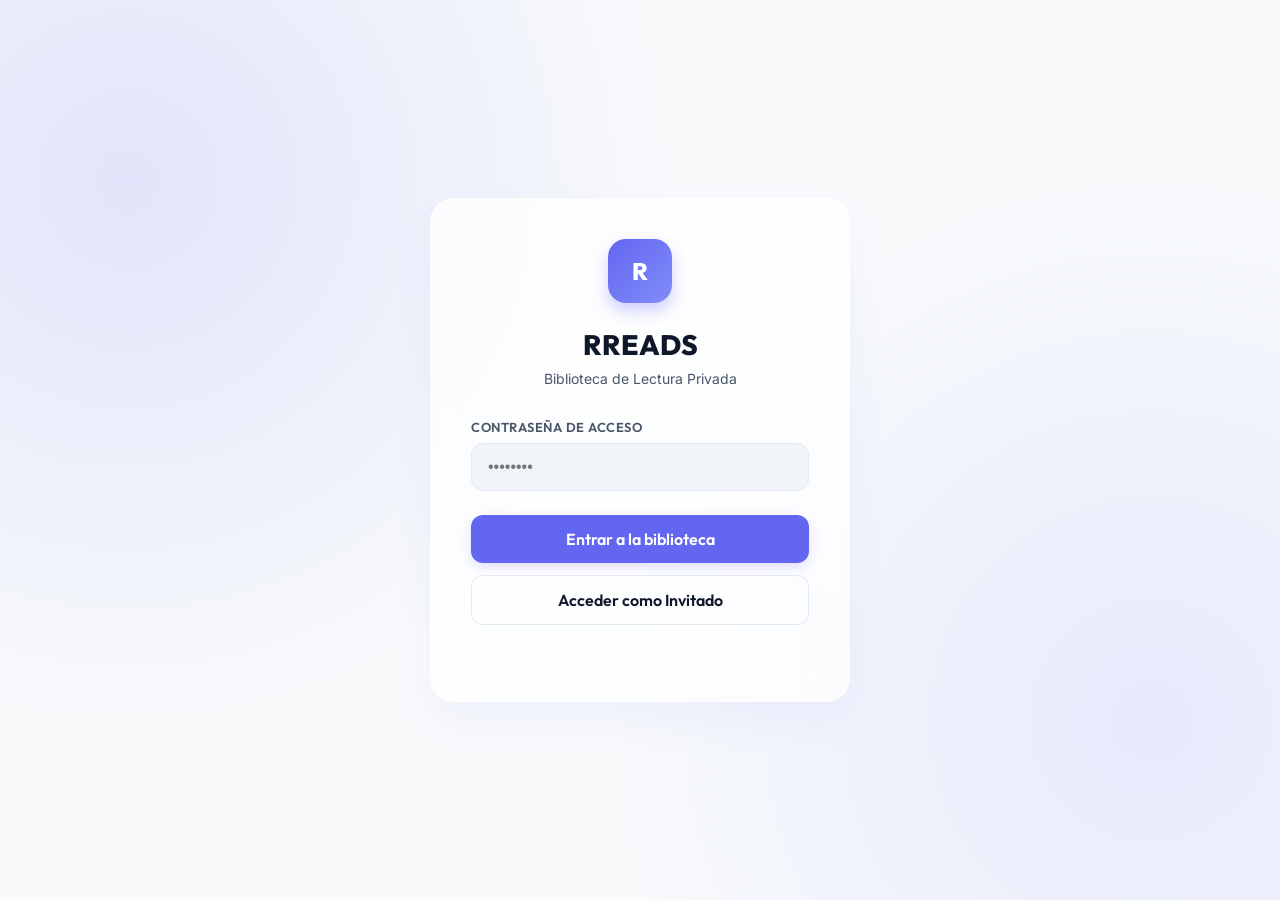
<file: index.html>
<!DOCTYPE html>
<html lang="es">
<head>
  <meta charset="UTF-8">
  <meta name="viewport" content="width=device-width, initial-scale=1.0">
  <title>RREADS — Biblioteca Privada</title>
  <!-- Base Theme Stylesheet (swapped dynamically) -->
  <link id="theme-link" rel="stylesheet" href="themes/default.css">
  <!-- Core SPA Stylesheet -->
  <link rel="stylesheet" href="css/main.css">
</head>
<body>

  <!-- Global Loader Overlay -->
  <div id="global-loader" class="loading-overlay hidden">
    <div class="spinner"></div>
  </div>

  <div id="app">
    
    <!-- 1. Login View -->
    <section id="login-section" class="login-container">
      <div class="login-card">
        <div class="login-logo">R</div>
        <h1 class="login-title">RREADS</h1>
        <p class="login-subtitle">Biblioteca de Lectura Privada</p>
        
        <form id="login-form">
          <div class="form-group">
            <label for="password-input" class="form-label">Contraseña de acceso</label>
            <input type="password" id="password-input" class="form-input" placeholder="••••••••" required autocomplete="current-password">
          </div>
          <button type="submit" class="btn">Entrar a la biblioteca</button>
          <button type="button" id="btn-guest-login" class="btn" style="margin-top: 12px; background-color: transparent; border: 1px solid var(--border-color); color: var(--text-primary); box-shadow: none;">Acceder como Invitado</button>
        </form>
        
        <div id="login-error" class="login-error"></div>
      </div>
    </section>

    <!-- 2. Catalog/Gallery View -->
    <section id="catalog-section" class="hidden">
      <header class="main-header">
        <div id="logo-section" class="logo-section">
          <div class="logo-icon">R</div>
          <span class="logo-text">RREADS</span>
          <span id="guest-badge" class="book-tag hidden" style="background-color: var(--accent-color); color: white; border: none; font-size: 10px; font-weight: 700; margin-left: 8px;">Invitado</span>
        </div>
        
        <div class="controls-section">
          <div class="search-wrapper">
            <!-- Search icon SVG -->
            <svg class="search-icon" xmlns="http://www.w3.org/2000/svg" width="18" height="18" viewBox="0 0 24 24" fill="none" stroke="currentColor" stroke-width="2" stroke-linecap="round" stroke-linejoin="round">
              <circle cx="11" cy="11" r="8"></circle>
              <line x1="21" y1="21" x2="16.65" y2="16.65"></line>
            </svg>
            <input type="text" id="search-bar" class="search-input" placeholder="Buscar por título, autor, género...">
          </div>
          
          <div class="select-wrapper">
            <select id="sort-select">
              <option value="added">Fecha Añadida</option>
              <option value="title">Título (A-Z)</option>
              <option value="author">Autor (A-Z)</option>
              <option value="year">Año (Nuevo-Viejo)</option>
            </select>
          </div>

          <div class="select-wrapper">
            <select id="global-theme-select">
              <option value="default">Tema Claro</option>
              <option value="dark">Tema Oscuro</option>
              <option value="sepia">Tema Sepia</option>
            </select>
          </div>
        </div>
        
        <div class="user-controls">
          <button id="btn-logout" class="icon-btn" title="Cerrar Sesión">
            <!-- Logout icon SVG -->
            <svg xmlns="http://www.w3.org/2000/svg" width="20" height="20" viewBox="0 0 24 24" fill="none" stroke="currentColor" stroke-width="2" stroke-linecap="round" stroke-linejoin="round">
              <path d="M9 21H5a2 2 0 0 1-2-2V5a2 2 0 0 1 2-2h4"></path>
              <polyline points="16 17 21 12 16 7"></polyline>
              <line x1="21" y1="12" x2="9" y2="12"></line>
            </svg>
          </button>
        </div>
      </header>
      
      <main class="gallery-container">
        <div id="catalog-grid" class="gallery-grid">
          <!-- Rendered dynamically -->
        </div>
      </main>
    </section>

    <!-- 3. Reader View -->
    <section id="reader-section" class="reader-container hidden">
      <header class="reader-header">
        <div class="reader-title-section">
          <button id="btn-reader-back" class="icon-btn" title="Volver al catálogo">
            <!-- Back Arrow SVG -->
            <svg xmlns="http://www.w3.org/2000/svg" width="20" height="20" viewBox="0 0 24 24" fill="none" stroke="currentColor" stroke-width="2" stroke-linecap="round" stroke-linejoin="round">
              <line x1="19" y1="12" x2="5" y2="12"></line>
              <polyline points="12 19 5 12 12 5"></polyline>
            </svg>
          </button>
          <span id="reader-title" class="reader-book-title">Título del Libro</span>
        </div>
        
        <div class="reader-controls">
          <!-- Read Level Selector (populated dynamically) -->
          <div class="select-wrapper hidden" id="wrapper-read-level" style="margin-right: 8px;">
            <select id="reader-level-select">
              <option value="0">Completo (Nivel 0)</option>
            </select>
          </div>
          
          <button id="btn-reader-settings" class="icon-btn" title="Ajustes de Lectura">
            <!-- Settings gear SVG -->
            <svg xmlns="http://www.w3.org/2000/svg" width="20" height="20" viewBox="0 0 24 24" fill="none" stroke="currentColor" stroke-width="2" stroke-linecap="round" stroke-linejoin="round">
              <circle cx="12" cy="12" r="3"></circle>
              <path d="M19.4 15a1.65 1.65 0 0 0 .33 1.82l.06.06a2 2 0 1 1-2.83 2.83l-.06-.06a1.65 1.65 0 0 0-1.82-.33 1.65 1.65 0 0 0-1 1.51V21a2 2 0 0 1-4 0v-.09A1.65 1.65 0 0 0 9 19.4a1.65 1.65 0 0 0-1.82.33l-.06.06a2 2 0 1 1-2.83-2.83l.06-.06a1.65 1.65 0 0 0 .33-1.82 1.65 1.65 0 0 0-1.51-1H3a2 2 0 0 1 0-4h.09A1.65 1.65 0 0 0 4.6 9a1.65 1.65 0 0 0-.33-1.82l-.06-.06a2 2 0 1 1 2.83-2.83l.06.06a1.65 1.65 0 0 0 1.82.33H9a1.65 1.65 0 0 0 1-1.51V3a2 2 0 0 1 4 0v.09a1.65 1.65 0 0 0 1 1.51 1.65 1.65 0 0 0 1.82-.33l.06-.06a2 2 0 1 1 2.83 2.83l-.06.06a1.65 1.65 0 0 0-.33 1.82V9a1.65 1.65 0 0 0 1.51 1H21a2 2 0 0 1 0 4h-.09a1.65 1.65 0 0 0-1.51 1z"></path>
            </svg>
          </button>
        </div>
      </header>
      
      <!-- Reader Scrollable Container -->
      <main id="reader-body" class="reader-body">
        <div id="reader-content" class="reader-content">
          <!-- Book content injected dynamically -->
        </div>
      </main>

      <!-- Reader Floating Settings Panel -->
      <div id="reader-settings-panel" class="reader-settings-panel hidden">
        <!-- 1. Font Size -->
        <div class="settings-row">
          <span>Tamaño Letra</span>
          <div class="settings-btn-group">
            <button class="settings-btn" data-setting="font-size" data-value="-2">A-</button>
            <button class="settings-btn" data-setting="font-size" data-value="2">A+</button>
          </div>
        </div>
        
        <!-- 2. Line Height -->
        <div class="settings-row">
          <span>Interlineado</span>
          <div class="settings-btn-group">
            <button class="settings-btn" data-setting="line-height" data-value="1.4">1.4</button>
            <button class="settings-btn active" data-setting="line-height" data-value="1.6">1.6</button>
            <button class="settings-btn" data-setting="line-height" data-value="1.8">1.8</button>
            <button class="settings-btn" data-setting="line-height" data-value="2.0">2.0</button>
          </div>
        </div>
        
        <!-- 3. Reading Width -->
        <div class="settings-row">
          <span>Ancho Lectura</span>
          <div class="settings-btn-group">
            <button class="settings-btn" data-setting="width" data-value="600">Angosto</button>
            <button class="settings-btn active" data-setting="width" data-value="720">Medio</button>
            <button class="settings-btn" data-setting="width" data-value="840">Ancho</button>
            <button class="settings-btn" data-setting="width" data-value="100%">100%</button>
          </div>
        </div>
        
        <!-- 4. Local Reader Theme -->
        <div class="settings-row">
          <span>Tema Lector</span>
          <div class="settings-btn-group">
            <button class="settings-btn active" data-setting="theme" data-value="default">Claro</button>
            <button class="settings-btn" data-setting="theme" data-value="dark">Oscuro</button>
            <button class="settings-btn" data-setting="theme" data-value="sepia">Sepia</button>
          </div>
        </div>
        
        <!-- 5. Level Indicators Toggle -->
        <div class="settings-row">
          <span>Bordes de Nivel</span>
          <button id="btn-toggle-indicators" class="settings-btn active">Mostrar</button>
        </div>
      </div>
    </section>

  </div>

  <!-- Javascript Modules -->
  <script src="js/crypto.js"></script>
  <script src="js/ui.js"></script>
  <script src="js/levels.js"></script>
  <script src="js/catalog.js"></script>
  <script src="js/reader.js"></script>
  <script src="js/app.js"></script>

</body>
</html>
</file>
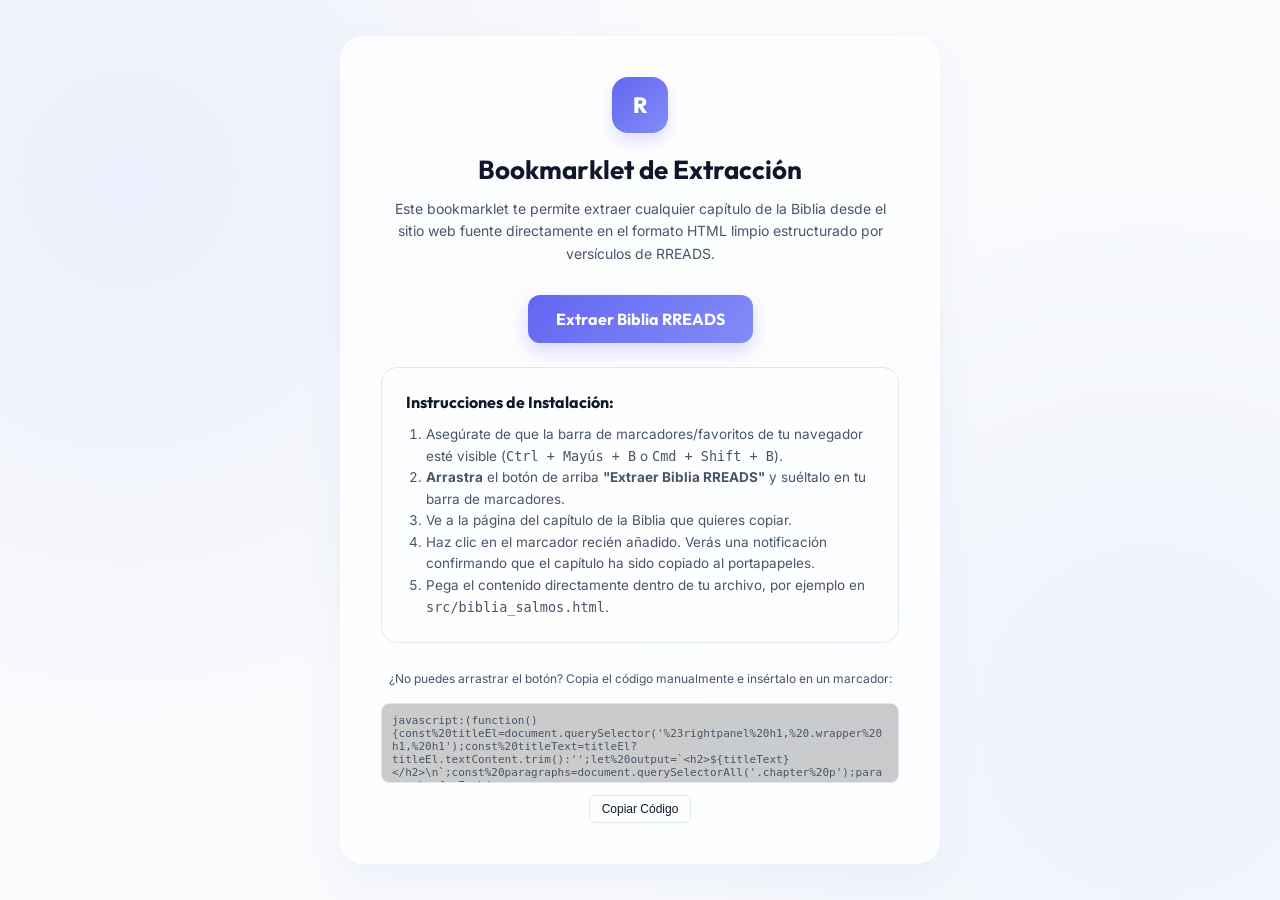
<file: docs/bookmarklet.html>
<!DOCTYPE html>
<html lang="es">
<head>
  <meta charset="UTF-8">
  <meta name="viewport" content="width=device-width, initial-scale=1.0">
  <title>RREADS — Instalador de Bookmarklet de Extracción</title>
  <link rel="stylesheet" href="../themes/default.css">
  <link rel="stylesheet" href="../css/main.css">
  <style>
    body {
      background: radial-gradient(circle at 10% 20%, rgba(99, 102, 241, 0.08) 0%, transparent 40%),
                  radial-gradient(circle at 90% 80%, rgba(129, 140, 248, 0.08) 0%, transparent 40%),
                  var(--bg-primary);
      min-height: 100vh;
      display: flex;
      justify-content: center;
      align-items: center;
      padding: 20px;
    }
    .installer-card {
      background: var(--glass-bg);
      border: 1px solid var(--glass-border);
      backdrop-filter: blur(16px);
      -webkit-backdrop-filter: blur(16px);
      padding: 40px;
      border-radius: 24px;
      width: 100%;
      max-width: 600px;
      box-shadow: 0 20px 40px var(--shadow-color);
      text-align: center;
    }
    .installer-logo {
      display: inline-flex;
      align-items: center;
      justify-content: center;
      width: 56px;
      height: 56px;
      background: linear-gradient(135deg, var(--accent-color), #818cf8);
      border-radius: 16px;
      color: white;
      font-family: 'Outfit', sans-serif;
      font-weight: 800;
      font-size: 22px;
      margin-bottom: 20px;
      box-shadow: 0 8px 16px rgba(99, 102, 241, 0.2);
    }
    .installer-title {
      font-size: 26px;
      margin-bottom: 12px;
    }
    .installer-desc {
      color: var(--text-secondary);
      font-size: 14px;
      line-height: 1.6;
      margin-bottom: 30px;
    }
    .btn-bookmarklet {
      display: inline-block;
      background: linear-gradient(135deg, var(--accent-color), #818cf8);
      color: white;
      font-family: 'Outfit', sans-serif;
      font-weight: 700;
      padding: 14px 28px;
      border-radius: 12px;
      text-decoration: none;
      box-shadow: 0 8px 20px rgba(99, 102, 241, 0.25);
      cursor: grab;
      user-select: none;
      transition: transform 0.2s, box-shadow 0.2s;
      border: none;
      margin-bottom: 24px;
    }
    .btn-bookmarklet:active {
      cursor: grabbing;
      transform: scale(0.98);
    }
    .btn-bookmarklet:hover {
      box-shadow: 0 10px 24px rgba(99, 102, 241, 0.35);
      transform: translateY(-2px);
    }
    .steps {
      text-align: left;
      background: rgba(255, 255, 255, 0.03);
      border: 1px solid var(--border-color);
      border-radius: 16px;
      padding: 24px;
      margin-bottom: 24px;
    }
    .steps h3 {
      font-size: 16px;
      margin-bottom: 12px;
      color: var(--text-primary);
    }
    .steps ol {
      margin-left: 20px;
      font-size: 13.5px;
      color: var(--text-secondary);
      line-height: 1.6;
    }
    .code-box {
      position: relative;
      margin-top: 16px;
    }
    .code-box textarea {
      width: 100%;
      height: 80px;
      background: rgba(0, 0, 0, 0.2);
      border: 1px solid var(--border-color);
      border-radius: 8px;
      color: var(--text-secondary);
      font-family: monospace;
      font-size: 11px;
      padding: 10px;
      resize: none;
      outline: none;
    }
    .btn-copy {
      margin-top: 8px;
      background: transparent;
      border: 1px solid var(--border-color);
      color: var(--text-primary);
      padding: 6px 12px;
      font-size: 12px;
      border-radius: 6px;
      cursor: pointer;
      transition: background 0.2s;
    }
    .btn-copy:hover {
      background: rgba(255, 255, 255, 0.05);
    }
    .toast {
      position: fixed;
      bottom: 20px;
      right: 20px;
      background: var(--accent-color);
      color: white;
      padding: 12px 24px;
      border-radius: 8px;
      box-shadow: 0 4px 12px rgba(0,0,0,0.15);
      font-family: 'Inter', sans-serif;
      font-size: 14px;
      font-weight: 600;
      transform: translateY(20px);
      opacity: 0;
      transition: transform 0.3s, opacity 0.3s;
    }
    .toast.show {
      transform: translateY(0);
      opacity: 1;
    }
  </style>
</head>
<body>

  <div class="installer-card">
    <div class="installer-logo">R</div>
    <h1 class="installer-title">Bookmarklet de Extracción</h1>
    <p class="installer-desc">
      Este bookmarklet te permite extraer cualquier capítulo de la Biblia desde el sitio web fuente directamente en el formato HTML limpio estructurado por versículos de RREADS.
    </p>

    <!-- The Bookmarklet Link -->
    <a class="btn-bookmarklet" id="bookmarklet-link" href="">Extraer Biblia RREADS</a>

    <div class="steps">
      <h3>Instrucciones de Instalación:</h3>
      <ol>
        <li>Asegúrate de que la barra de marcadores/favoritos de tu navegador esté visible (<code>Ctrl + Mayús + B</code> o <code>Cmd + Shift + B</code>).</li>
        <li><strong>Arrastra</strong> el botón de arriba <strong>"Extraer Biblia RREADS"</strong> y suéltalo en tu barra de marcadores.</li>
        <li>Ve a la página del capítulo de la Biblia que quieres copiar.</li>
        <li>Haz clic en el marcador recién añadido. Verás una notificación confirmando que el capítulo ha sido copiado al portapapeles.</li>
        <li>Pega el contenido directamente dentro de tu archivo, por ejemplo en <code>src/biblia_salmos.html</code>.</li>
      </ol>
    </div>

    <div>
      <span style="font-size: 12px; color: var(--text-secondary);">¿No puedes arrastrar el botón? Copia el código manualmente e insértalo en un marcador:</span>
      <div class="code-box">
        <textarea id="bookmarklet-code" readonly></textarea>
        <button class="btn-copy" onclick="copyCode()">Copiar Código</button>
      </div>
    </div>
  </div>

  <div id="toast" class="toast">¡Código copiado al portapapeles!</div>

  <script>
    // Raw bookmarklet source
    const code = `javascript:(function(){const%20titleEl=document.querySelector('%23rightpanel%20h1,%20.wrapper%20h1,%20h1');const%20titleText=titleEl?titleEl.textContent.trim():'';let%20output=\`<h2>\${titleText}</h2>\\n\`;const%20paragraphs=document.querySelectorAll('.chapter%20p');paragraphs.forEach(p=>{let%20pContent='';const%20numverses=p.querySelectorAll('.numverse');numverses.forEach(numEl=>{const%20verseNum=numEl.textContent.replace(/\\s+/g,'').trim();let%20textEl=numEl.nextElementSibling;while(textEl&&!textEl.classList.contains('versetxt')){textEl=textEl.nextElementSibling}if(textEl){let%20textHtml=textEl.innerHTML.replace(/\\s+/g,'%20').replace(/&nbsp;/g,'%20').trim();pContent+=\`%20%20<sup>\${verseNum}</sup>%20\${textHtml}\\n\`}});if(pContent){output+=\`<p>\\n\${pContent}</p>\\n\`}});function%20copyToClipboard(text){if(navigator.clipboard&&window.isSecureContext){return%20navigator.clipboard.writeText(text)}else{const%20textArea=document.createElement('textarea');textArea.value=text;textArea.style.position='fixed';textArea.style.left='-999999px';textArea.style.top='-999999px';document.body.appendChild(textArea);textArea.focus();textArea.select();return%20new%20Promise((res,rej)=>{document.execCommand('copy')?res():rej();textArea.remove()})}}function%20showToast(message){const%20toast=document.createElement('div');toast.textContent=message;toast.style.position='fixed';toast.style.bottom='20px';toast.style.right='20px';toast.style.background='#6366f1';toast.style.color='#ffffff';toast.style.padding='12px%2024px';toast.style.borderRadius='8px';toast.style.boxShadow='0%204px%2012px%20rgba(0,0,0,0.15)';toast.style.fontFamily='sans-serif';toast.style.fontSize='14px';toast.style.fontWeight='bold';toast.style.zIndex='999999';toast.style.transition='opacity%200.3s%20ease,%20transform%200.3s%20ease';toast.style.transform='translateY(20px)';toast.style.opacity='0';document.body.appendChild(toast);setTimeout(()=>{toast.style.transform='translateY(0)';toast.style.opacity='1'},10);setTimeout(()=>{toast.style.transform='translateY(20px)';toast.style.opacity='0';setTimeout(()=>{toast.remove()},300)},2500)}copyToClipboard(output).then(()=>showToast('¡Capítulo%20copiado%20al%20portapapeles!')).catch(err=>{console.error(err);alert('Error%20al%20copiar%20al%20portapapeles.')})})();`;

    document.getElementById('bookmarklet-link').href = code;
    document.getElementById('bookmarklet-code').value = code;

    function copyCode() {
      const textarea = document.getElementById('bookmarklet-code');
      textarea.select();
      document.execCommand('copy');
      
      const toast = document.getElementById('toast');
      toast.classList.add('show');
      setTimeout(() => {
        toast.classList.remove('show');
      }, 2000);
    }
  </script>
</body>
</html>
</file>
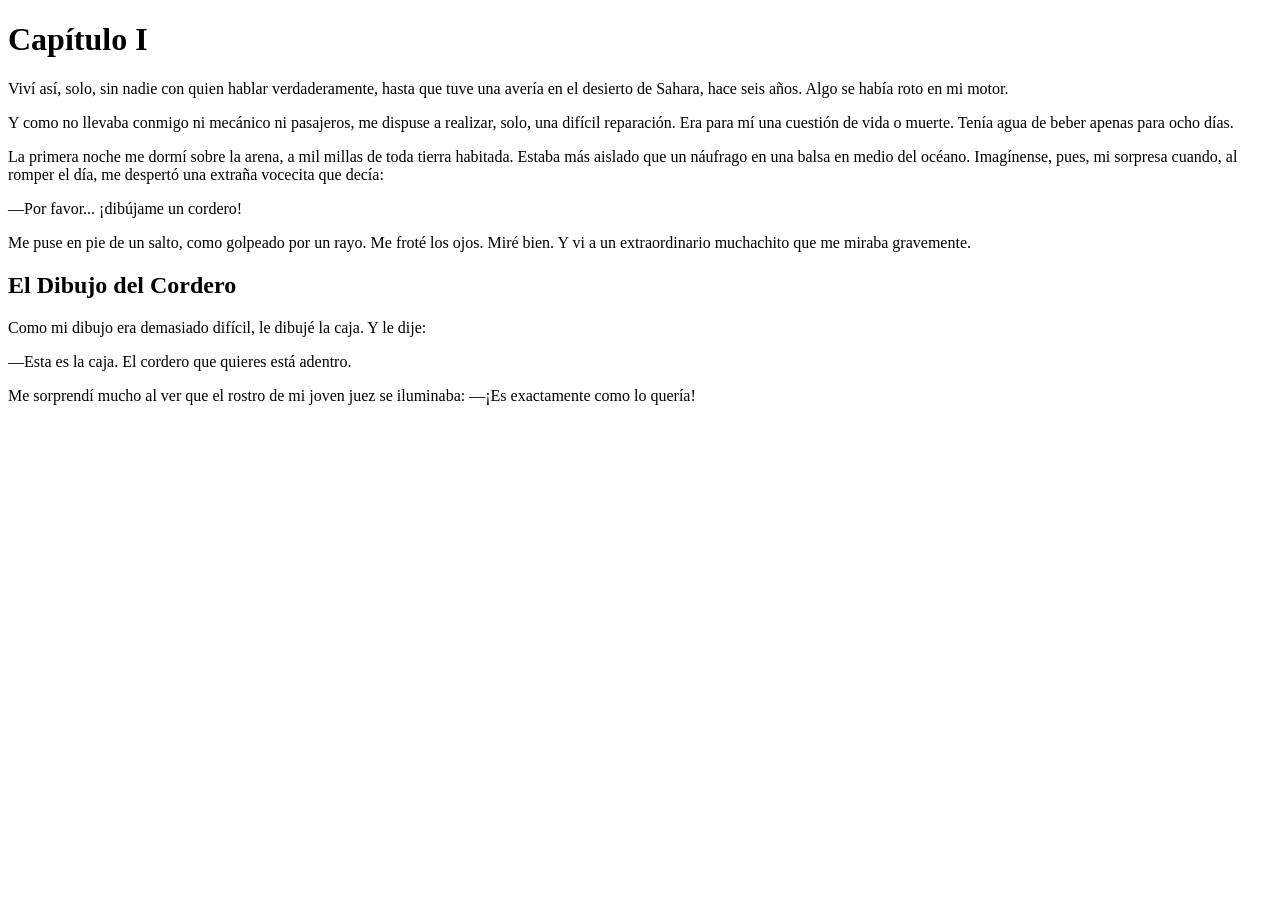
<file: src_preview/el_principito.html>
<!DOCTYPE html>
<html lang="es">
<head>
  <meta charset="UTF-8">
  <meta name="title" content="El Principito">
  <meta name="author" content="Antoine de Saint-Exupéry">
  <meta name="year" content="1943">
  <meta name="genre" content="Fábula">
  <meta name="tags" content="clásico, infantil, filosofía">
  <meta name="pages" content="120">
  <meta name="description" content="Una hermosa fábula sobre un joven príncipe que visita varios planetas en el espacio, incluyendo la Tierra.">
  <title>El Principito</title>
</head>
<body>
  <h1 data-read-level="1">Capítulo I</h1>
  <p data-read-level="1">Viví así, solo, sin nadie con quien hablar verdaderamente, hasta que tuve una avería en el desierto de Sahara, hace seis años. Algo se había roto en mi motor.</p>
  <p>Y como no llevaba conmigo ni mecánico ni pasajeros, me dispuse a realizar, solo, una difícil reparación. Era para mí una cuestión de vida o muerte. Tenía agua de beber apenas para ocho días.</p>
  
  <div data-read-level="2">
    <p>La primera noche me dormí sobre la arena, a mil millas de toda tierra habitada. Estaba más aislado que un náufrago en una balsa en medio del océano. Imagínense, pues, mi sorpresa cuando, al romper el día, me despertó una extraña vocecita que decía:</p>
    <p data-read-level="5">—Por favor... ¡dibújame un cordero!</p>
  </div>
  
  <p>Me puse en pie de un salto, como golpeado por un rayo. Me froté los ojos. Miré bien. Y vi a un extraordinario muchachito que me miraba gravemente.</p>
  
  <h2 data-read-level="2">El Dibujo del Cordero</h2>
  <p>Como mi dibujo era demasiado difícil, le dibujé la caja. Y le dije:</p>
  <p data-read-level="5">—Esta es la caja. El cordero que quieres está adentro.</p>
  <p data-read-level="2">Me sorprendí mucho al ver que el rostro de mi joven juez se iluminaba: —¡Es exactamente como lo quería!</p>
</body>
</html>
</file>
<file: themes/default.css>
:root {
  --bg-primary: #f8fafc;
  --bg-secondary: #ffffff;
  --text-primary: #0f172a;
  --text-secondary: #475569;
  --accent-color: #6366f1;
  --accent-hover: #4f46e5;
  --border-color: #e2e8f0;
  --input-bg: #f1f5f9;
  --input-focus-border: #818cf8;
  --shadow-color: rgba(99, 102, 241, 0.06);
  --card-hover-shadow: rgba(99, 102, 241, 0.15);
  --glass-bg: rgba(255, 255, 255, 0.75);
  --glass-border: rgba(255, 255, 255, 0.5);
  --reader-bg: #ffffff;
  --reader-text: #1e293b;
}
</file>
<file: css/main.css>
@import url('https://fonts.googleapis.com/css2?family=Inter:wght@300;400;500;600;700&family=Outfit:wght@300;400;500;600;700;800&display=swap');

@font-face {
  font-family: 'Galaxie Copernicus';
  src: url('../assets/galaxie_copernicus.ttf') format('truetype');
  font-weight: normal;
  font-style: normal;
}

@font-face {
  font-family: 'Tiempos';
  src: url('../assets/tiempos.ttf') format('truetype');
  font-weight: normal;
  font-style: normal;
}

* {
  box-sizing: border-box;
  margin: 0;
  padding: 0;
}

body {
  font-family: 'Inter', serif;
  background-color: var(--bg-primary);
  color: var(--text-primary);
  transition: background-color 0.3s ease, color 0.3s ease;
  min-height: 100vh;
}

/* Headings */
h1, h2, h3, h4, h5, h6 {
  font-family: 'Outfit', sans-serif;
  font-weight: 700;
}

/* Hide utility class */
.hidden {
  display: none !important;
}

/* Base Layout */
#app {
  min-height: 100vh;
  display: flex;
  flex-direction: column;
}

/* Login Overlay - Beautiful Glassmorphic layout */
.login-container {
  display: flex;
  align-items: center;
  justify-content: center;
  min-height: 100vh;
  background: radial-gradient(circle at 10% 20%, rgba(99, 102, 241, 0.15) 0%, transparent 40%),
              radial-gradient(circle at 90% 80%, rgba(129, 140, 248, 0.15) 0%, transparent 40%),
              var(--bg-primary);
  transition: background-color 0.3s ease;
  padding: 20px;
}

.login-card {
  background: var(--glass-bg);
  border: 1px solid var(--glass-border);
  backdrop-filter: blur(16px);
  -webkit-backdrop-filter: blur(16px);
  padding: 40px;
  border-radius: 24px;
  width: 100%;
  max-width: 420px;
  box-shadow: 0 20px 40px var(--shadow-color);
  text-align: center;
  animation: fadeIn 0.5s ease-out;
}

.login-logo {
  display: inline-flex;
  align-items: center;
  justify-content: center;
  width: 64px;
  height: 64px;
  background: linear-gradient(135deg, var(--accent-color), #818cf8);
  border-radius: 18px;
  color: white;
  font-family: 'Outfit', sans-serif;
  font-weight: 800;
  font-size: 24px;
  margin-bottom: 24px;
  box-shadow: 0 8px 16px rgba(99, 102, 241, 0.3);
}

.login-title {
  font-size: 28px;
  color: var(--text-primary);
  margin-bottom: 8px;
  font-weight: 800;
}

.login-subtitle {
  font-size: 14px;
  color: var(--text-secondary);
  margin-bottom: 32px;
}

.form-group {
  margin-bottom: 24px;
  text-align: left;
}

.form-label {
  display: block;
  font-size: 13px;
  font-weight: 600;
  color: var(--text-secondary);
  margin-bottom: 8px;
  font-family: 'Outfit', sans-serif;
  text-transform: uppercase;
  letter-spacing: 0.5px;
}

.form-input {
  width: 100%;
  padding: 14px 16px;
  border-radius: 12px;
  border: 1px solid var(--border-color);
  background-color: var(--input-bg);
  color: var(--text-primary);
  font-size: 16px;
  outline: none;
  transition: all 0.2s ease;
}

.form-input:focus {
  border-color: var(--input-focus-border);
  box-shadow: 0 0 0 4px rgba(99, 102, 241, 0.15);
}

.btn {
  width: 100%;
  padding: 14px;
  border-radius: 12px;
  border: none;
  background-color: var(--accent-color);
  color: white;
  font-size: 16px;
  font-weight: 600;
  font-family: 'Outfit', sans-serif;
  cursor: pointer;
  transition: all 0.2s ease;
  box-shadow: 0 4px 12px rgba(99, 102, 241, 0.2);
}

.btn:hover {
  background-color: var(--accent-hover);
  transform: translateY(-1px);
  box-shadow: 0 6px 16px rgba(99, 102, 241, 0.3);
}

.btn:active {
  transform: translateY(1px);
}

.login-error {
  color: #ef4444;
  font-size: 14px;
  margin-top: 16px;
  min-height: 20px;
}

/* Header UI */
.main-header {
  background: var(--bg-secondary);
  border-bottom: 1px solid var(--border-color);
  position: sticky;
  top: 0;
  z-index: 100;
  padding: 16px 24px;
  display: flex;
  justify-content: space-between;
  align-items: center;
}

.logo-section {
  display: flex;
  align-items: center;
  gap: 12px;
  cursor: pointer;
}

.logo-icon {
  width: 36px;
  height: 36px;
  background: linear-gradient(135deg, var(--accent-color), #818cf8);
  border-radius: 10px;
  display: flex;
  align-items: center;
  justify-content: center;
  color: white;
  font-family: 'Outfit', sans-serif;
  font-weight: 800;
  font-size: 16px;
}

.logo-text {
  font-size: 20px;
  font-weight: 800;
  color: var(--text-primary);
  letter-spacing: -0.5px;
}

/* Controls section in Header */
.controls-section {
  display: flex;
  align-items: center;
  gap: 16px;
  flex-grow: 1;
  max-width: 600px;
  margin: 0 40px;
}

.search-wrapper {
  position: relative;
  flex-grow: 1;
}

.search-input {
  width: 100%;
  padding: 10px 16px 10px 40px;
  border-radius: 10px;
  border: 1px solid var(--border-color);
  background-color: var(--input-bg);
  color: var(--text-primary);
  font-size: 14px;
  outline: none;
  transition: all 0.2s;
}

.search-input:focus {
  border-color: var(--input-focus-border);
  background-color: var(--bg-secondary);
}

.search-icon {
  position: absolute;
  left: 14px;
  top: 50%;
  transform: translateY(-50%);
  color: var(--text-secondary);
  pointer-events: none;
  font-size: 16px;
}

.select-wrapper select {
  padding: 10px 16px;
  border-radius: 10px;
  border: 1px solid var(--border-color);
  background-color: var(--input-bg);
  color: var(--text-primary);
  font-size: 14px;
  outline: none;
  cursor: pointer;
  transition: all 0.2s;
}

.select-wrapper select:focus {
  border-color: var(--input-focus-border);
}

.user-controls {
  display: flex;
  align-items: center;
  gap: 12px;
}

.icon-btn {
  background: none;
  border: none;
  color: var(--text-secondary);
  cursor: pointer;
  padding: 10px;
  border-radius: 10px;
  display: flex;
  align-items: center;
  justify-content: center;
  transition: all 0.2s;
}

.icon-btn:hover {
  background-color: var(--input-bg);
  color: var(--text-primary);
}

/* Gallery Grid */
.gallery-container {
  max-width: 1200px;
  margin: 0 auto;
  padding: 40px 24px;
  width: 100%;
  flex-grow: 1;
}

.gallery-grid {
  display: grid;
  grid-template-columns: repeat(auto-fill, minmax(200px, 1fr));
  gap: 32px;
}

.book-card {
  background-color: var(--bg-secondary);
  border-radius: 16px;
  overflow: hidden;
  box-shadow: 0 4px 12px var(--shadow-color);
  border: 1px solid var(--border-color);
  cursor: pointer;
  transition: all 0.3s cubic-bezier(0.4, 0, 0.2, 1);
  display: flex;
  flex-direction: column;
}

.book-card:hover {
  transform: translateY(-6px);
  box-shadow: 0 12px 24px var(--card-hover-shadow);
  border-color: var(--input-focus-border);
}

.book-cover-wrapper {
  position: relative;
  aspect-ratio: 2 / 3;
  width: 100%;
  overflow: hidden;
  background-color: var(--input-bg);
  display: flex;
  align-items: center;
  justify-content: center;
}

.book-cover {
  width: 100%;
  height: 100%;
  object-fit: cover;
  transition: transform 0.5s ease;
}

.book-card:hover .book-cover {
  transform: scale(1.05);
}

.book-info {
  padding: 16px;
  display: flex;
  flex-direction: column;
  flex-grow: 1;
}

.book-title {
  font-size: 16px;
  font-weight: 700;
  color: var(--text-primary);
  margin-bottom: 6px;
  line-height: 1.3;
  display: -webkit-box;
  line-clamp: 2;
  -webkit-line-clamp: 2;
  -webkit-box-orient: vertical;
  overflow: hidden;
  height: 2.6em; /* strict height to align grid content */
}

.book-author {
  font-size: 13px;
  color: var(--text-secondary);
  margin-bottom: 8px;
  white-space: nowrap;
  overflow: hidden;
  text-overflow: ellipsis;
}

.book-meta-footer {
  margin-top: auto;
  display: flex;
  justify-content: space-between;
  align-items: center;
  font-size: 11px;
  color: var(--text-secondary);
  border-top: 1px solid var(--border-color);
  padding-top: 8px;
}

.book-tag {
  background-color: var(--input-bg);
  padding: 2px 6px;
  border-radius: 4px;
  max-width: 80px;
  overflow: hidden;
  text-overflow: ellipsis;
  white-space: nowrap;
}

/* Lector UI */
.reader-container {
  display: flex;
  flex-direction: column;
  min-height: 100vh;
  background-color: var(--reader-bg);
  color: var(--reader-text);
  transition: background-color 0.3s, color 0.3s;
}

.reader-header {
  background-color: var(--bg-secondary);
  border-bottom: 1px solid var(--border-color);
  position: sticky;
  top: 0;
  z-index: 100;
  padding: 12px 24px;
  display: flex;
  justify-content: space-between;
  align-items: center;
  box-shadow: 0 2px 8px var(--shadow-color);
}

.reader-title-section {
  display: flex;
  align-items: center;
  gap: 12px;
}

.reader-book-title {
  font-size: 18px;
  font-weight: 700;
  color: var(--text-primary);
}

.reader-controls {
  display: flex;
  align-items: center;
  gap: 8px;
}

.reader-body {
  flex-grow: 1;
  display: flex;
  flex-direction: column;
  align-items: center;
  padding: 40px 24px;
}

.reader-content {
  width: 100%;
  font-family: 'Tiempos', serif;
  line-height: 1.6;
  font-size: 18px;
}

/* Inject global rules inside reader content safely */
.reader-content p {
  margin-bottom: 1.5em;
  text-indent: 1.5em;
  text-align: justify;
}

.reader-content p:first-of-type {
  text-indent: 0;
}

.reader-content h1, 
.reader-content h2, 
.reader-content h3 {
  font-family: 'Outfit', sans-serif;
  margin-top: 2em;
  margin-bottom: 0.8em;
  color: var(--text-primary);
}

.reader-content h1 { font-size: 2.2em; }
.reader-content h2 { font-size: 1.8em; }
.reader-content h3 { font-size: 1.4em; }
.reader-content sup { font-size: 0.6em; }

/* Isolated config modal */
.reader-settings-panel {
  position: fixed;
  bottom: 24px;
  right: 24px;
  background: var(--glass-bg);
  border: 1px solid var(--glass-border);
  backdrop-filter: blur(16px);
  -webkit-backdrop-filter: blur(16px);
  border-radius: 16px;
  padding: 20px;
  box-shadow: 0 10px 25px var(--shadow-color);
  z-index: 1000;
  width: 430px;
  display: flex;
  flex-direction: column;
  gap: 16px;
  animation: slideInUp 0.3s ease-out;
}

.settings-row {
  display: flex;
  justify-content: space-between;
  align-items: center;
  font-size: 13px;
  font-weight: 600;
  color: var(--text-primary);
}

.settings-btn-group {
  display: flex;
  gap: 4px;
}

.settings-btn {
  background-color: var(--input-bg);
  border: 1px solid var(--border-color);
  color: var(--text-primary);
  padding: 6px 12px;
  border-radius: 6px;
  cursor: pointer;
  font-size: 12px;
  font-weight: 600;
  transition: all 0.2s;
}

.settings-btn:hover {
  background-color: var(--accent-color);
  color: white;
  border-color: var(--accent-color);
}

.settings-btn.active {
  background-color: var(--accent-color);
  color: white;
  border-color: var(--accent-color);
}

/* Loading Overlay */
.loading-overlay {
  position: fixed;
  top: 0;
  left: 0;
  right: 0;
  bottom: 0;
  background-color: var(--bg-primary);
  opacity: 0.8;
  backdrop-filter: blur(4px);
  -webkit-backdrop-filter: blur(4px);
  display: flex;
  align-items: center;
  justify-content: center;
  z-index: 9999;
}

.spinner {
  width: 48px;
  height: 48px;
  border: 4px solid var(--border-color);
  border-top-color: var(--accent-color);
  border-radius: 50%;
  animation: spin 1s linear infinite;
}

/* Animations */
@keyframes fadeIn {
  from { opacity: 0; transform: translateY(10px); }
  to { opacity: 1; transform: translateY(0); }
}

@keyframes slideInUp {
  from { opacity: 0; transform: translateY(20px); }
  to { opacity: 1; transform: translateY(0); }
}

@keyframes spin {
  to { transform: rotate(360deg); }
}

/* Responsive fixes */
@media (max-width: 768px) {
  .main-header {
    flex-direction: column;
    gap: 16px;
    align-items: stretch;
    padding: 16px;
  }
  
  .controls-section {
    margin: 0;
    width: 100%;
    flex-direction: column;
    gap: 10px;
  }

  .controls-section > * {
    width: 100%;
  }

  .user-controls {
    justify-content: space-between;
  }
  
  .gallery-grid {
    grid-template-columns: repeat(auto-fill, minmax(140px, 1fr));
    gap: 16px;
  }
}

/* --- Read Levels Indicators --- */
.reader-content [data-read-level] {
  transition: border-left 0.2s ease, padding-left 0.2s ease;
  padding-left: 0;
  border-left: 3px solid transparent;
}

/* When indicators are toggled ON */
.show-indicators [data-read-level] {
  padding-left: 50px;
  margin-left: -17px;
}

.show-indicators [data-read-level="1"] { border-left-color: rgba(148, 163, 184, 0.5) } /* gray */
.show-indicators [data-read-level="2"] { border-left-color: rgba(59, 130, 246, 0.5) } /* blue */
.show-indicators [data-read-level="3"] { border-left-color: rgba(16, 185, 129, 0.5) } /* green */
.show-indicators [data-read-level="4"] { border-left-color: rgba(249, 115, 22, 0.5) } /* orange */
.show-indicators [data-read-level="5"] { border-left-color: rgba(239, 68, 68, 0.5) } /* red */
.show-indicators [data-read-level]:not([data-read-level="1"]):not([data-read-level="2"]):not([data-read-level="3"]):not([data-read-level="4"]):not([data-read-level="5"]) {
  border-left-color: rgba(236, 72, 153, 0.5); /* pink/magenta */
}
</file>
